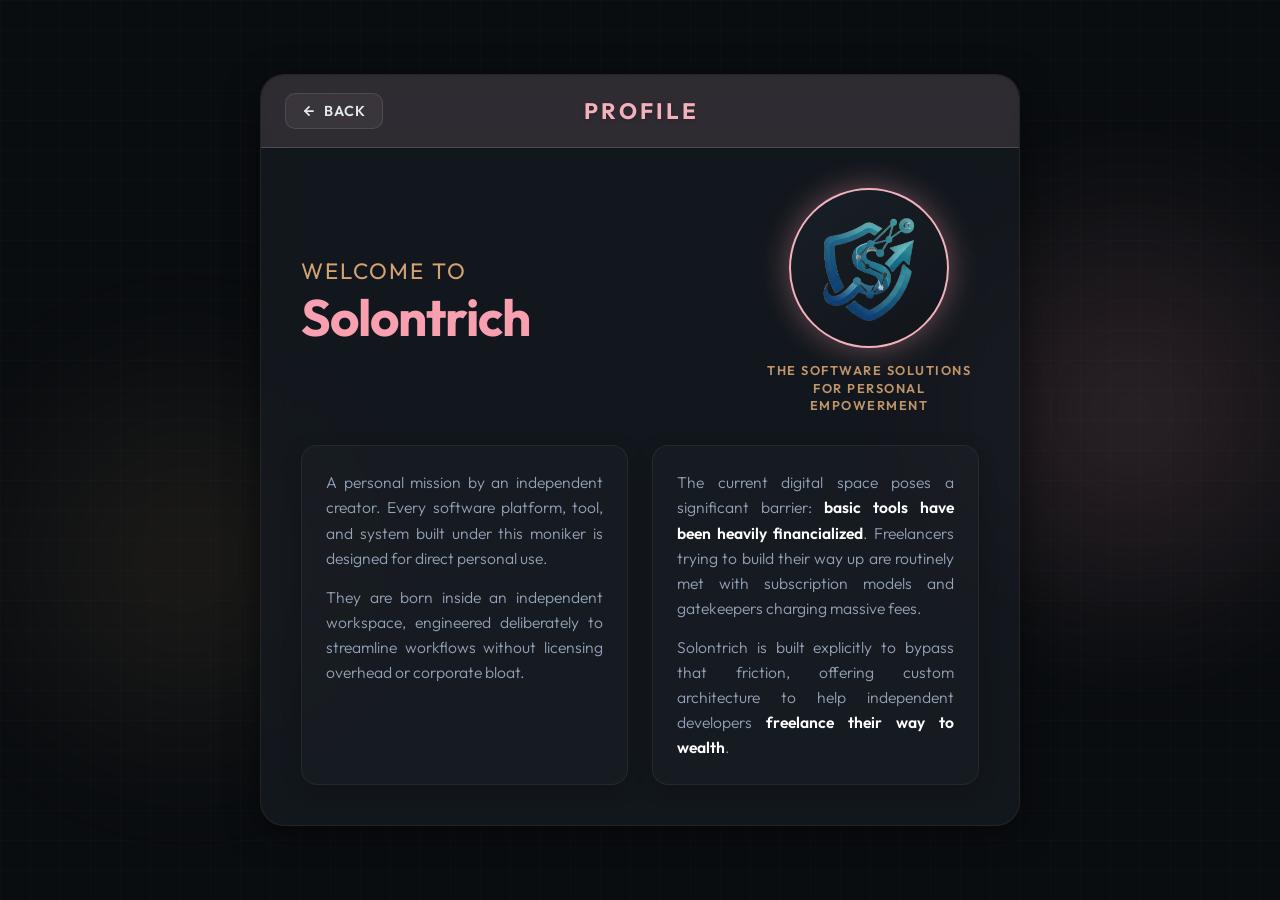
<file: Solontrich.html>
<!DOCTYPE html>
<html lang="en">
<head>
    <meta charset="UTF-8">
    <meta name="viewport" content="width=device-width, initial-scale=1.0">
    <title>Profile Page - Solontrich</title>
    <link rel="preconnect" href="https://fonts.googleapis.com">
    <link rel="preconnect" href="https://fonts.gstatic.com" crossorigin>
    <link href="https://fonts.googleapis.com/css2?family=Outfit:wght@300;400;600;700&display=swap" rel="stylesheet">
    
    <style>
        :root {
            /* Eye-friendly dark background colors */
            --bg-main: #0a0d10;
            --bg-card: rgba(22, 27, 34, 0.75); 
            
            /* Color scheme adapted from the branding */
            --pink-accent: #f3b0bd;
            --pink-text: #f9a0b0;
            --brown-text: #d4a373; 
            --white-text: #e2e8f0;
            --muted-text: #94a3b8;
            
            /* Glow and glass effects */
            --logo-glow: 0 0 30px rgba(249, 160, 176, 0.4);
            --glass-glow: 0 8px 32px 0 rgba(0, 0, 0, 0.5);
        }

        * {
            box-sizing: border-box;
            margin: 0;
            padding: 0;
        }

        body {
            font-family: 'Outfit', sans-serif;
            background-color: var(--bg-main);
            color: var(--white-text);
            display: flex;
            justify-content: center;
            align-items: center;
            min-height: 100vh;
            padding: clamp(1rem, 5vw, 3.5rem) 1rem;
            position: relative;
            overflow-x: hidden;
        }

        /* --- MODERN ART BACKGROUND ELEMENTS --- */
        body::before {
            content: "";
            position: fixed;
            top: 0; left: 0; width: 100%; height: 100%;
            background-image: 
                linear-gradient(rgba(255, 255, 255, 0.015) 1px, transparent 1px),
                linear-gradient(90deg, rgba(255, 255, 255, 0.015) 1px, transparent 1px);
            background-size: 30px 30px;
            z-index: 1;
            pointer-events: none;
        }

        .art-orb-pink {
            position: fixed;
            top: 15%;
            right: -10%;
            width: clamp(250px, 45vw, 550px);
            height: clamp(250px, 45vw, 550px);
            background: radial-gradient(circle, rgba(249, 160, 176, 0.15) 0%, rgba(249, 160, 176, 0) 70%);
            z-index: 2;
            pointer-events: none;
            filter: blur(40px);
        }

        .art-orb-gold {
            position: fixed;
            bottom: 10%;
            left: -5%;
            width: clamp(250px, 40vw, 500px);
            height: clamp(250px, 40vw, 500px);
            background: radial-gradient(circle, rgba(212, 163, 115, 0.1) 0%, rgba(212, 163, 115, 0) 70%);
            z-index: 2;
            pointer-events: none;
            filter: blur(50px);
        }

        /* --- PROFILE CARD CONTAINER --- */
        .profile-container {
            background-color: var(--bg-card);
            width: 100%;
            max-width: 760px;
            border-radius: 24px;
            overflow: hidden;
            box-shadow: var(--glass-glow);
            border: 1px solid rgba(255, 255, 255, 0.06);
            backdrop-filter: blur(20px);
            -webkit-backdrop-filter: blur(20px);
            position: relative;
            z-index: 10;
        }

        /* PREMIUM GLASSMORPHISM NAV BAR */
        .glass-nav {
            display: flex;
            justify-content: space-between;
            align-items: center;
            padding: clamp(12px, 2vw, 18px) clamp(16px, 4vw, 24px);
            background: rgba(243, 176, 189, 0.12); 
            backdrop-filter: blur(12px);
            -webkit-backdrop-filter: blur(12px);
            border-bottom: 1px solid rgba(255, 255, 255, 0.15);
        }

        /* Glass Back Button */
        .btn-back {
            display: inline-flex;
            align-items: center;
            gap: 8px;
            padding: 8px 16px;
            font-family: 'Outfit', sans-serif;
            font-size: clamp(0.8rem, 1.5vw, 0.9rem);
            font-weight: 600;
            text-transform: uppercase;
            letter-spacing: 1px;
            color: var(--white-text);
            cursor: pointer;
            text-decoration: none;
            background: rgba(255, 255, 255, 0.05);
            border: 1px solid rgba(255, 255, 255, 0.1);
            border-radius: 10px;
            transition: all 0.3s ease;
        }

        .btn-back:hover {
            background: rgba(253, 176, 189, 0.25);
            border-color: var(--pink-accent);
            box-shadow: 0 0 15px rgba(243, 176, 189, 0.3);
            transform: translateX(-3px);
        }

        /* Glass Header Title */
        .nav-title {
            color: var(--pink-accent);
            font-weight: 700;
            font-size: clamp(1.1rem, 2vw, 1.4rem);
            letter-spacing: 3px;
            text-transform: uppercase;
            text-shadow: 0 2px 4px rgba(0,0,0,0.2);
        }

        .nav-spacer {
            width: clamp(75px, 12vw, 95px); 
        }

        /* Hero Content Section Layout */
        .hero-section {
            display: flex;
            flex-direction: column-reverse; 
            padding: clamp(24px, 5vw, 40px) clamp(20px, 5vw, 40px) 15px clamp(20px, 5vw, 40px);
            gap: 24px;
        }

        @media (min-width: 540px) {
            .hero-section {
                flex-direction: row; 
                align-items: center;
                justify-content: space-between;
            }
        }

        /* Left Side Title Container */
        .hero-text {
            flex: 1;
        }

        .welcome-title {
            color: var(--brown-text);
            font-size: clamp(1.1rem, 2vw, 1.4rem);
            font-weight: 400;
            letter-spacing: 2px;
            text-transform: uppercase;
            margin-bottom: 4px;
        }

        .brand-title {
            color: var(--pink-text);
            font-size: clamp(2.2rem, 5vw, 3.2rem);
            font-weight: 700;
            letter-spacing: -1px;
            line-height: 1.1;
        }

        /* Right Side Logo Frame & Slogan Container */
        .logo-block-wrapper {
            display: flex;
            flex-direction: column;
            align-items: center;
            gap: 14px; /* Space between logo frame and slogan text */
            text-align: center;
        }

        .logo-glow-frame {
            width: clamp(130px, 25vw, 160px);
            height: clamp(130px, 25vw, 160px);
            border-radius: 50%;
            background: linear-gradient(145deg, #191f27, #11151a);
            box-shadow: var(--logo-glow);
            border: 2px solid var(--pink-accent);
            display: flex;
            justify-content: center;
            align-items: center;
            overflow: hidden;
            transition: transform 0.3s ease, box-shadow 0.3s ease;
        }

        .logo-glow-frame:hover {
            transform: scale(1.05);
            box-shadow: 0 0 35px rgba(249, 160, 176, 0.7);
        }

        .logo-glow-frame img {
            width: 70%;
            height: 70%;
            object-fit: contain;
        }

        /* BRAND NEW: Perfectly stylized layout for slogan under your logo */
        .logo-slogan-text {
            font-size: clamp(0.72rem, 1.5vw, 0.8rem);
            color: var(--brown-text);
            font-weight: 600;
            letter-spacing: 1.5px;
            text-transform: uppercase;
            max-width: 220px; /* Forces dynamic multi-line break matching premium style designs */
            line-height: 1.4;
            opacity: 0.9;
        }

        /* Two Column Body Text Section */
        .bio-section {
            display: grid;
            grid-template-columns: 1fr;
            gap: 20px;
            padding: 15px clamp(20px, 5vw, 40px) clamp(24px, 5vw, 40px) clamp(20px, 5vw, 40px);
        }

        @media (min-width: 650px) {
            .bio-section {
                grid-template-columns: 1fr 1fr;
                gap: 24px;
            }
        }

        /* Isolated Text Block Glass Containers */
        .text-container-block {
            background: rgba(255, 255, 255, 0.02);
            border: 1px solid rgba(255, 255, 255, 0.06);
            border-radius: 16px;
            padding: clamp(16px, 3vw, 24px);
            box-shadow: 0 4px 20px rgba(0, 0, 0, 0.2);
            display: flex;
            flex-direction: column;
            gap: 14px;
        }

        .bio-text {
            font-size: clamp(0.9rem, 1.8vw, 0.98rem); 
            line-height: 1.6;
            color: var(--muted-text);
            font-weight: 300;
            text-align: justify;
        }

        .bio-text strong {
            color: #ffffff;
            font-weight: 600;
        }
    </style>
</head>
<body>

    <div class="art-orb-pink" aria-hidden="true"></div>
    <div class="art-orb-gold" aria-hidden="true"></div>

    <div class="profile-container">
        
        <nav class="glass-nav">
            <a href="index.html" class="btn-back" id="backBtn">
                <svg width="14" height="14" viewBox="0 0 24 24" fill="none" stroke="currentColor" stroke-width="3" stroke-linecap="round" stroke-linejoin="round"><line x1="19" y1="12" x2="5" y2="12"></line><polyline points="12 19 5 12 12 5"></polyline></svg>
                Back
            </a>
            
            <span class="nav-title">Profile</span>
            
            <div class="nav-spacer"></div>
        </nav>

        <section class="hero-section">
            <div class="hero-text">
                <h2 class="welcome-title">Welcome To</h2>
                <h1 class="brand-title">Solontrich</h1>
            </div>
            
            <div class="logo-block-wrapper">
                <div class="logo-glow-frame" id="logoFrame">
                    <img src="Solontrich.png" alt="Solontrich Logo" onerror="this.src='https://via.placeholder.com/150/161b22/f3b0bd?text=Solontrich'">
                </div>
                <p class="logo-slogan-text">The Software Solutions For Personal Empowerment</p>
            </div>
        </section>

        <main class="bio-section">
            
            <div class="text-container-block">
                <p class="bio-text">
                    A personal mission by an independent creator. Every software platform, tool, and system built under this moniker is designed for direct personal use. 
                </p>
                <p class="bio-text">
                    They are born inside an independent workspace, engineered deliberately to streamline workflows without licensing overhead or corporate bloat.
                </p>
            </div>
            
            <div class="text-container-block">
                <p class="bio-text">
                    The current digital space poses a significant barrier: <strong>basic tools have been heavily financialized</strong>. Freelancers trying to build their way up are routinely met with subscription models and gatekeepers charging massive fees.
                </p>
                <p class="bio-text">
                    Solontrich is built explicitly to bypass that friction, offering custom architecture to help independent developers <strong>freelance their way to wealth</strong>.
                </p>
            </div>

        </main>
    </div>

    <script>
        document.addEventListener('DOMContentLoaded', () => {
            const logo = document.getElementById('logoFrame');

            // Logo Interactive Click Behavior
            logo.addEventListener('click', () => {
                logo.style.transform = 'scale(0.95)';
                setTimeout(() => { logo.style.transform = 'scale(1)'; }, 100);
            });
        });
    </script>
</body>
</html>
</file>
